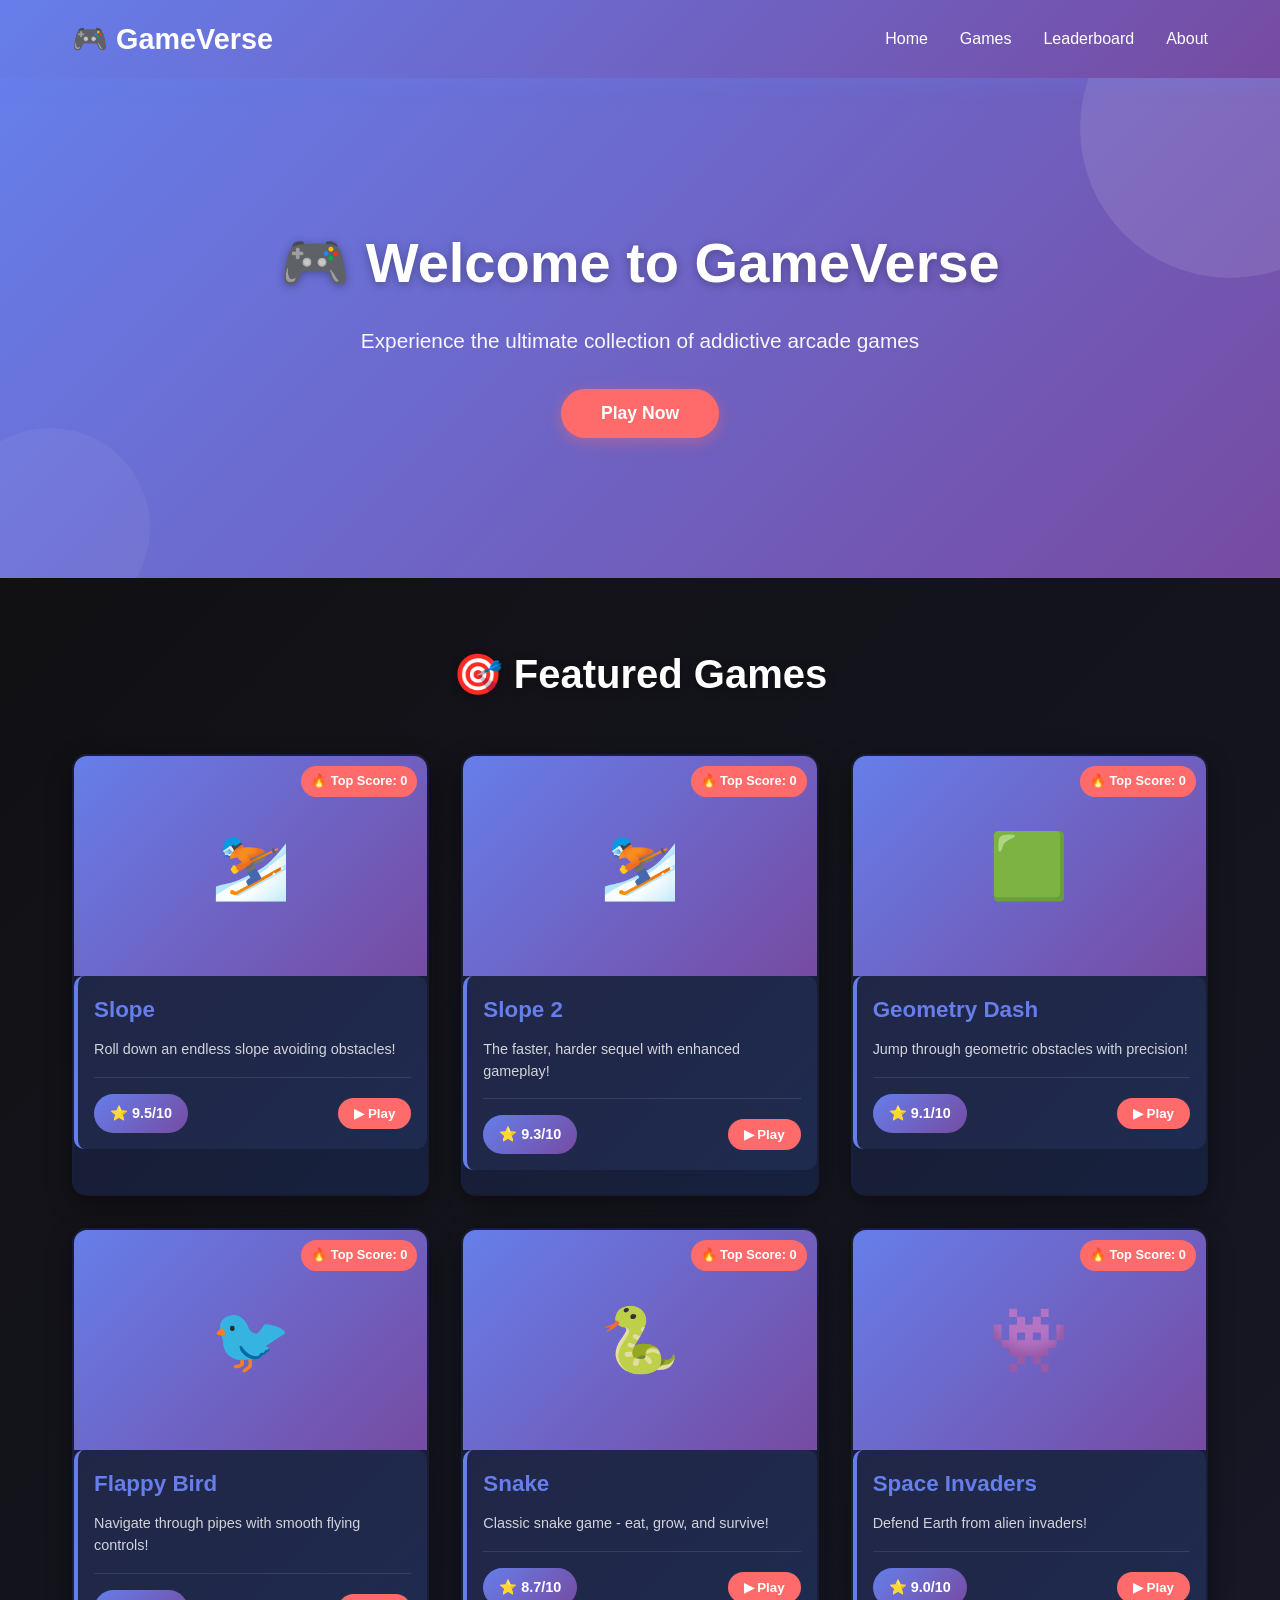
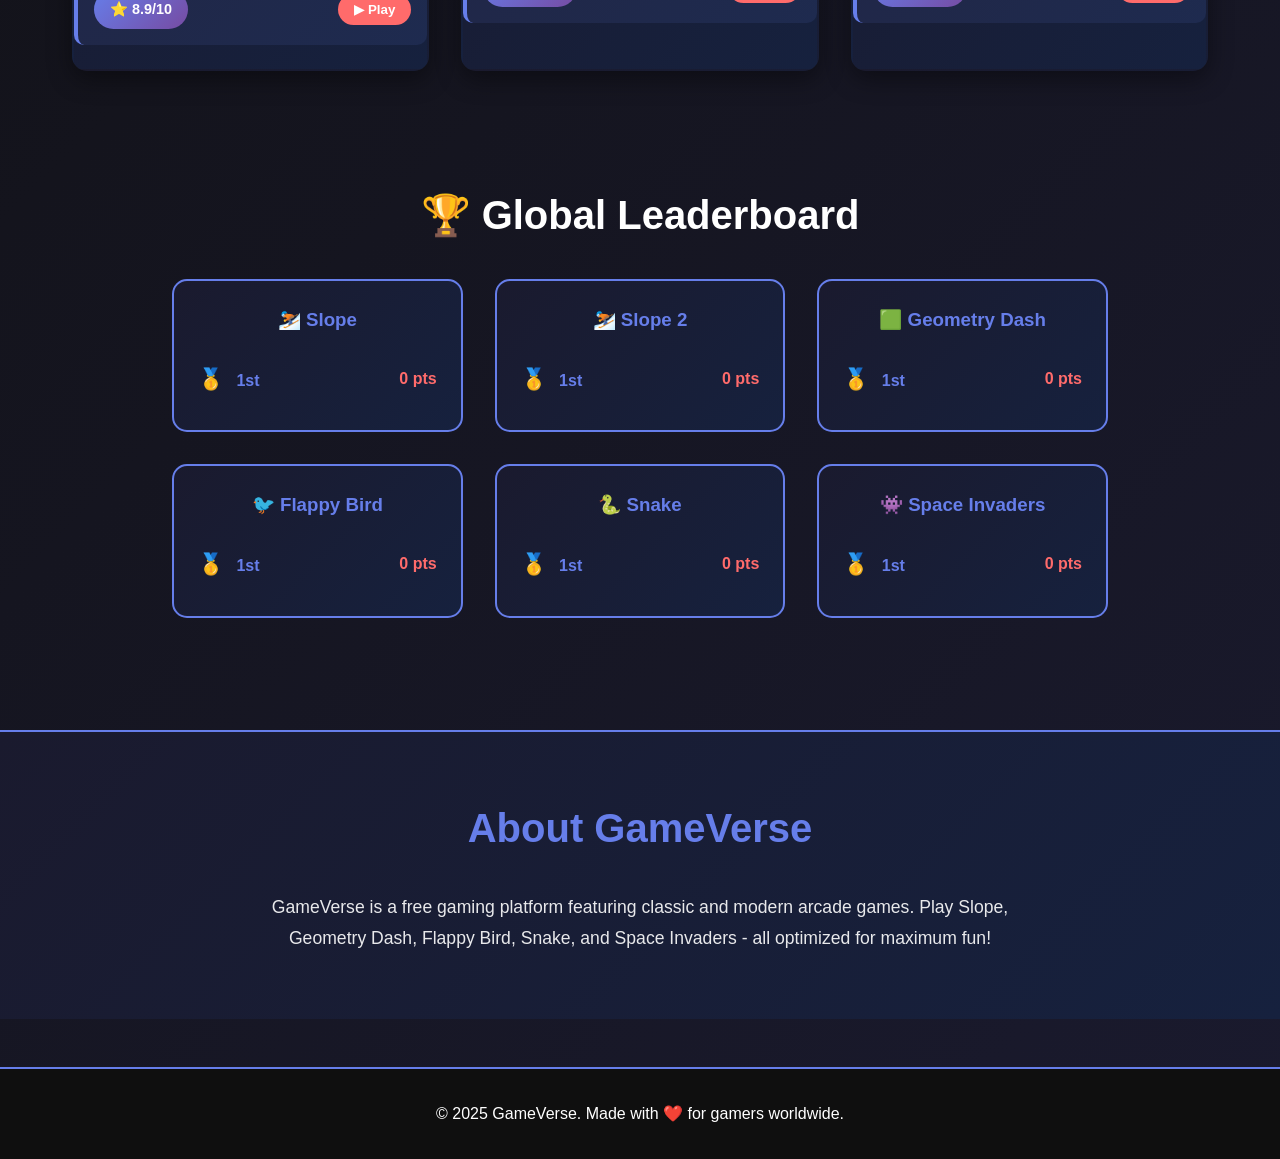
<file: index.html>
<!DOCTYPE html>
<html lang="en">
<head>
    <meta charset="UTF-8">
    <meta name="viewport" content="width=device-width, initial-scale=1.0">
    <title>GameVerse - Ultimate Gaming Platform</title>
    <link rel="stylesheet" href="styles.css">
</head>
<body>
    <!-- Navigation Bar -->
    <nav class="navbar">
        <div class="nav-container">
            <div class="logo">🎮 GameVerse</div>
            <ul class="nav-links">
                <li><a href="#home">Home</a></li>
                <li><a href="#games">Games</a></li>
                <li><a href="#leaderboard">Leaderboard</a></li>
                <li><a href="#about">About</a></li>
            </ul>
        </div>
    </nav>

    <!-- Hero Section -->
    <section id="home" class="hero">
        <div class="hero-content">
            <h1>🎮 Welcome to GameVerse</h1>
            <p>Experience the ultimate collection of addictive arcade games</p>
            <button class="cta-button" onclick="document.getElementById('games').scrollIntoView({behavior: 'smooth'})">Play Now</button>
        </div>
    </section>

    <!-- Games Library Section -->
    <section id="games" class="games-section">
        <h2>🎯 Featured Games</h2>
        <div class="games-container" id="gamesContainer">
            <!-- Games will be populated by JavaScript -->
        </div>
    </section>

    <!-- Game Modal -->
    <div id="gameModal" class="modal hidden">
        <div class="modal-content">
            <span class="close">&times;</span>
            <div class="game-view">
                <div class="game-header">
                    <h2 id="modalGameTitle"></h2>
                    <div class="game-stats">
                        <span id="scoreDisplay">Score: 0</span>
                        <span id="highScoreDisplay">Best: 0</span>
                        <span id="livesDisplay" class="hidden">Lives: 3</span>
                    </div>
                </div>
                <div id="gameCanvas" class="game-canvas-container">
                    <!-- Game will be embedded here -->
                </div>
                <div class="game-info" id="gameInfo"></div>
                <div class="game-controls">
                    <button id="playBtn" class="play-btn">▶ Start Game</button>
                    <button id="pauseBtn" class="pause-btn hidden">⏸ Pause</button>
                    <button id="resetBtn" class="reset-btn">🔄 Reset</button>
                </div>
            </div>
        </div>
    </div>

    <!-- Leaderboard Section -->
    <section id="leaderboard" class="leaderboard-section">
        <h2>🏆 Global Leaderboard</h2>
        <div class="leaderboard-container" id="leaderboardContainer">
            <!-- Leaderboard will be populated -->
        </div>
    </section>

    <!-- About Section -->
    <section id="about" class="about-section">
        <h2>About GameVerse</h2>
        <p>GameVerse is a free gaming platform featuring classic and modern arcade games. Play Slope, Geometry Dash, Flappy Bird, Snake, and Space Invaders - all optimized for maximum fun!</p>
    </section>

    <!-- Footer -->
    <footer class="footer">
        <p>&copy; 2025 GameVerse. Made with ❤️ for gamers worldwide.</p>
    </footer>

    <script src="script.js"></script>
</body>
</html>
</file>
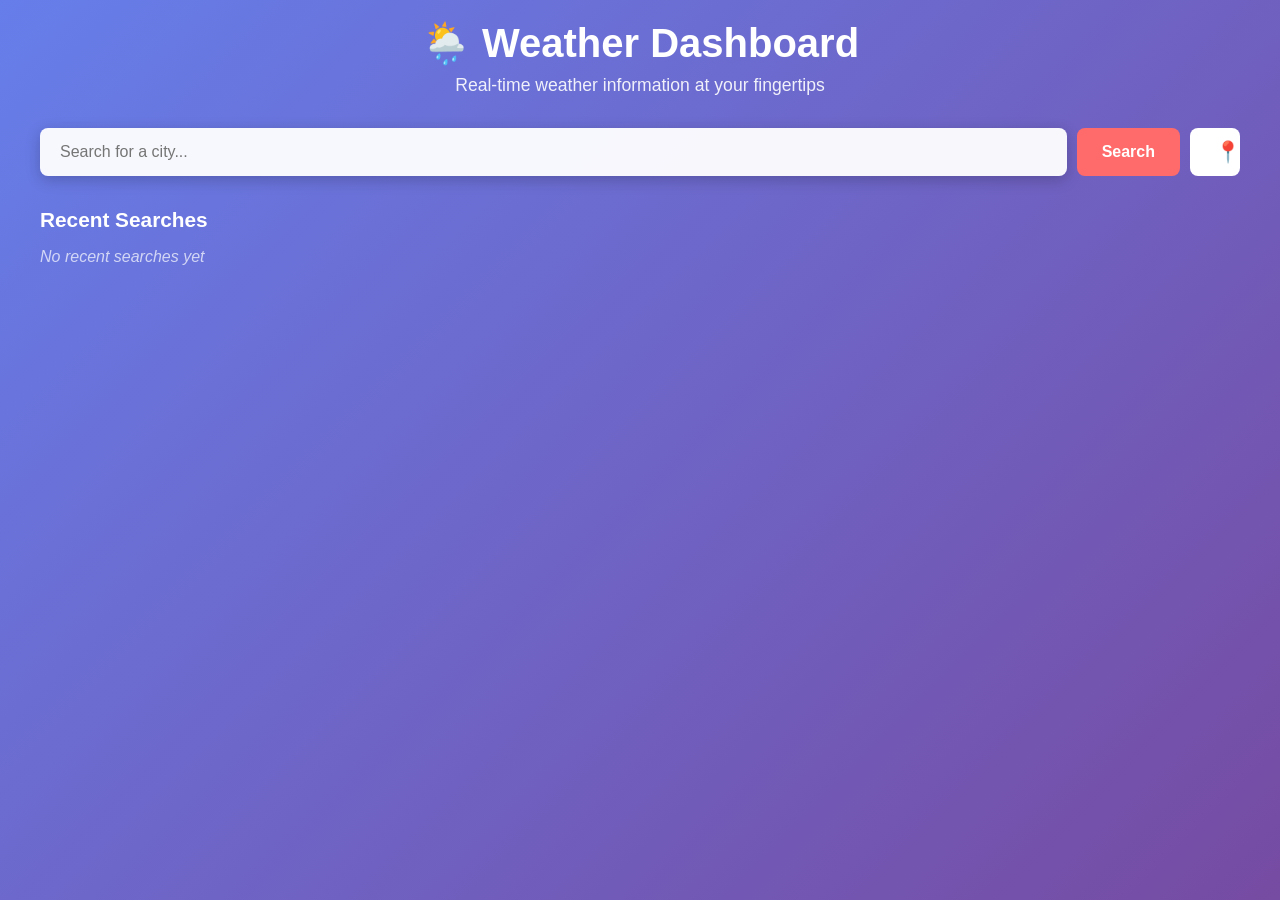
<file: weather-dashboard.html>
<!DOCTYPE html>
<html lang="en">
<head>
    <meta charset="UTF-8">
    <meta name="viewport" content="width=device-width, initial-scale=1.0">
    <title>Weather Dashboard</title>
    <link rel="stylesheet" href="weather-styles.css">
</head>
<body>
    <div class="container">
        <!-- Header -->
        <header class="header">
            <h1>🌦️ Weather Dashboard</h1>
            <p>Real-time weather information at your fingertips</p>
        </header>

        <!-- Search Section -->
        <div class="search-section">
            <input 
                type="text" 
                id="searchInput" 
                class="search-input" 
                placeholder="Search for a city..."
            >
            <button id="searchBtn" class="search-btn">Search</button>
            <button id="locationBtn" class="location-btn" title="Use my location">📍</button>
        </div>

        <!-- Loading Indicator -->
        <div id="loading" class="loading hidden">
            <div class="spinner"></div>
            <p>Loading weather data...</p>
        </div>

        <!-- Error Message -->
        <div id="error" class="error hidden"></div>

        <!-- Current Weather Section -->
        <section id="currentWeather" class="current-weather hidden">
            <div class="weather-card">
                <div class="location-info">
                    <h2 id="cityName"></h2>
                    <p id="coordinates"></p>
                </div>
                <div class="weather-main">
                    <div class="temperature-section">
                        <div id="temperature" class="temperature"></div>
                        <div id="condition" class="condition"></div>
                    </div>
                    <div id="weatherIcon" class="weather-icon"></div>
                </div>
                <div class="weather-details">
                    <div class="detail-item">
                        <span class="detail-label">Feels Like</span>
                        <span id="feelsLike" class="detail-value"></span>
                    </div>
                    <div class="detail-item">
                        <span class="detail-label">Humidity</span>
                        <span id="humidity" class="detail-value"></span>
                    </div>
                    <div class="detail-item">
                        <span class="detail-label">Wind Speed</span>
                        <span id="windSpeed" class="detail-value"></span>
                    </div>
                    <div class="detail-item">
                        <span class="detail-label">Pressure</span>
                        <span id="pressure" class="detail-value"></span>
                    </div>
                    <div class="detail-item">
                        <span class="detail-label">Visibility</span>
                        <span id="visibility" class="detail-value"></span>
                    </div>
                    <div class="detail-item">
                        <span class="detail-label">UV Index</span>
                        <span id="uvIndex" class="detail-value"></span>
                    </div>
                </div>
            </div>
        </section>

        <!-- 7-Day Forecast Section -->
        <section id="forecastSection" class="forecast-section hidden">
            <h3>7-Day Forecast</h3>
            <div id="forecastContainer" class="forecast-container">
                <!-- Forecast cards will be populated by JavaScript -->
            </div>
        </section>

        <!-- Hourly Forecast Section -->
        <section id="hourlySection" class="hourly-section hidden">
            <h3>24-Hour Forecast</h3>
            <div id="hourlyContainer" class="hourly-container">
                <!-- Hourly cards will be populated by JavaScript -->
            </div>
        </section>

        <!-- Recent Searches -->
        <section class="recent-searches">
            <h3>Recent Searches</h3>
            <div id="recentSearches" class="recent-searches-list">
                <p class="no-searches">No recent searches yet</p>
            </div>
        </section>
    </div>

    <script src="weather-script.js"></script>
</body>
</html>
</file>
<file: styles.css>
* {
    margin: 0;
    padding: 0;
    box-sizing: border-box;
}

html {
    scroll-behavior: smooth;
}

body {
    font-family: 'Segoe UI', Tahoma, Geneva, Verdana, sans-serif;
    line-height: 1.6;
    color: #333;
    background: linear-gradient(135deg, #0f0f0f 0%, #1a1a2e 100%);
    overflow-x: hidden;
}

/* Navigation Bar */
.navbar {
    background: linear-gradient(135deg, #667eea 0%, #764ba2 100%);
    padding: 1rem 0;
    position: sticky;
    top: 0;
    z-index: 100;
    box-shadow: 0 4px 20px rgba(102, 126, 234, 0.3);
}

.nav-container {
    max-width: 1200px;
    margin: 0 auto;
    padding: 0 2rem;
    display: flex;
    justify-content: space-between;
    align-items: center;
}

.logo {
    font-size: 1.8rem;
    font-weight: bold;
    color: white;
    cursor: pointer;
    transition: transform 0.3s;
}

.logo:hover {
    transform: scale(1.05);
}

.nav-links {
    display: flex;
    list-style: none;
    gap: 2rem;
}

.nav-links a {
    color: white;
    text-decoration: none;
    font-weight: 500;
    transition: all 0.3s;
    position: relative;
}

.nav-links a:hover {
    opacity: 0.8;
}

.nav-links a::after {
    content: '';
    position: absolute;
    bottom: -5px;
    left: 0;
    width: 0;
    height: 2px;
    background-color: white;
    transition: width 0.3s;
}

.nav-links a:hover::after {
    width: 100%;
}

/* Hero Section */
.hero {
    background: linear-gradient(135deg, #667eea 0%, #764ba2 100%);
    color: white;
    padding: 120px 2rem;
    text-align: center;
    min-height: 500px;
    display: flex;
    align-items: center;
    justify-content: center;
    position: relative;
    overflow: hidden;
}

.hero::before {
    content: '';
    position: absolute;
    width: 300px;
    height: 300px;
    background: rgba(255, 255, 255, 0.1);
    border-radius: 50%;
    top: -100px;
    right: -100px;
    animation: float 6s ease-in-out infinite;
}

.hero::after {
    content: '';
    position: absolute;
    width: 200px;
    height: 200px;
    background: rgba(255, 255, 255, 0.05);
    border-radius: 50%;
    bottom: -50px;
    left: -50px;
    animation: float 8s ease-in-out infinite reverse;
}

@keyframes float {
    0%, 100% { transform: translateY(0px); }
    50% { transform: translateY(30px); }
}

.hero-content {
    position: relative;
    z-index: 2;
    animation: fadeInDown 1s ease;
}

.hero-content h1 {
    font-size: 3.5rem;
    margin-bottom: 1rem;
    text-shadow: 0 2px 10px rgba(0, 0, 0, 0.3);
}

.hero-content p {
    font-size: 1.3rem;
    margin-bottom: 2rem;
    opacity: 0.95;
}

.cta-button {
    background-color: #ff6b6b;
    color: white;
    border: none;
    padding: 14px 40px;
    font-size: 1.1rem;
    border-radius: 50px;
    cursor: pointer;
    transition: all 0.3s;
    font-weight: 600;
    box-shadow: 0 4px 15px rgba(255, 107, 107, 0.4);
}

.cta-button:hover {
    transform: translateY(-3px);
    box-shadow: 0 8px 25px rgba(255, 107, 107, 0.6);
    background-color: #ff5252;
}

.cta-button:active {
    transform: translateY(-1px);
}

/* Games Section */
.games-section {
    max-width: 1200px;
    margin: 4rem auto;
    padding: 0 2rem;
}

.games-section h2 {
    text-align: center;
    font-size: 2.5rem;
    color: white;
    margin-bottom: 3rem;
    text-shadow: 0 2px 10px rgba(0, 0, 0, 0.3);
}

.games-container {
    display: grid;
    grid-template-columns: repeat(auto-fit, minmax(280px, 1fr));
    gap: 2rem;
}

.game-card {
    background: linear-gradient(135deg, #1a1a2e 0%, #16213e 100%);
    border-radius: 15px;
    overflow: hidden;
    transition: all 0.3s ease;
    cursor: pointer;
    border: 2px solid transparent;
    box-shadow: 0 8px 25px rgba(0, 0, 0, 0.4);
    position: relative;
}

.game-card:hover {
    transform: translateY(-12px);
    box-shadow: 0 15px 40px rgba(102, 126, 234, 0.5);
    border-color: #667eea;
}

.game-image {
    width: 100%;
    height: 220px;
    background: linear-gradient(135deg, #667eea 0%, #764ba2 100%);
    display: flex;
    align-items: center;
    justify-content: center;
    font-size: 4rem;
    position: relative;
    overflow: hidden;
}

.game-image::before {
    content: '';
    position: absolute;
    width: 100%;
    height: 100%;
    background: linear-gradient(45deg, transparent 30%, rgba(255, 255, 255, 0.1) 50%, transparent 70%);
    transform: translateX(-100%);
    animation: shine 3s infinite;
}

@keyframes shine {
    0% { transform: translateX(-100%); }
    100% { transform: translateX(100%); }
}

.game-badge {
    position: absolute;
    top: 10px;
    right: 10px;
    background: #ff6b6b;
    color: white;
    padding: 5px 10px;
    border-radius: 20px;
    font-size: 0.8rem;
    font-weight: bold;
}

.game-info {
    padding: 1.5rem;
    color: white;
}

.game-info h3 {
    margin-bottom: 0.7rem;
    font-size: 1.4rem;
    color: #667eea;
}

.game-info p {
    font-size: 0.9rem;
    opacity: 0.8;
    margin-bottom: 1rem;
    line-height: 1.5;
}

.game-meta {
    display: flex;
    justify-content: space-between;
    align-items: center;
    margin-top: 1rem;
    padding-top: 1rem;
    border-top: 1px solid rgba(255, 255, 255, 0.1);
}

.game-rating {
    background: linear-gradient(135deg, #667eea 0%, #764ba2 100%);
    padding: 0.5rem 1rem;
    border-radius: 20px;
    font-weight: bold;
    font-size: 0.9rem;
}

.play-btn-small {
    background: #ff6b6b;
    color: white;
    border: none;
    padding: 0.5rem 1rem;
    border-radius: 20px;
    cursor: pointer;
    font-weight: 600;
    transition: all 0.3s;
}

.play-btn-small:hover {
    background: #ff5252;
    transform: scale(1.05);
}

/* Modal */
.modal {
    display: flex;
    position: fixed;
    z-index: 1000;
    left: 0;
    top: 0;
    width: 100%;
    height: 100%;
    background-color: rgba(0, 0, 0, 0.9);
    align-items: center;
    justify-content: center;
    padding: 20px;
    backdrop-filter: blur(5px);
}

.modal.hidden {
    display: none;
}

.modal-content {
    background: linear-gradient(135deg, #1a1a2e 0%, #16213e 100%);
    border-radius: 20px;
    padding: 2rem;
    width: 100%;
    max-width: 900px;
    max-height: 90vh;
    overflow-y: auto;
    position: relative;
    animation: slideIn 0.3s ease;
    border: 2px solid #667eea;
}

.close {
    position: absolute;
    right: 20px;
    top: 20px;
    font-size: 2rem;
    cursor: pointer;
    color: white;
    transition: all 0.3s;
    background: rgba(255, 107, 107, 0.2);
    width: 45px;
    height: 45px;
    border-radius: 50%;
    display: flex;
    align-items: center;
    justify-content: center;
    border: 2px solid #ff6b6b;
}

.close:hover {
    background: rgba(255, 107, 107, 0.4);
    transform: rotate(90deg);
}

.game-view {
    color: white;
}

.game-header {
    text-align: center;
    margin-bottom: 2rem;
    padding-bottom: 1.5rem;
    border-bottom: 2px solid #667eea;
}

.game-header h2 {
    font-size: 2.2rem;
    margin-bottom: 1rem;
    background: linear-gradient(135deg, #667eea 0%, #764ba2 100%);
    -webkit-background-clip: text;
    -webkit-text-fill-color: transparent;
    background-clip: text;
}

.game-stats {
    display: flex;
    justify-content: center;
    gap: 2rem;
    flex-wrap: wrap;
    font-size: 1.1rem;
}

.game-stats span {
    background: rgba(102, 126, 234, 0.2);
    padding: 0.7rem 1.5rem;
    border-radius: 20px;
    border: 1px solid #667eea;
    font-weight: 600;
}

.game-stats span.hidden {
    display: none;
}

.game-canvas-container {
    background-color: #000;
    border-radius: 10px;
    overflow: hidden;
    margin-bottom: 2rem;
    display: flex;
    align-items: center;
    justify-content: center;
    min-height: 450px;
    border: 2px solid #667eea;
    box-shadow: 0 0 20px rgba(102, 126, 234, 0.3);
}

canvas {
    display: block;
    background-color: #000;
    max-width: 100%;
    height: auto;
}

.game-info {
    background: rgba(102, 126, 234, 0.1);
    padding: 1rem;
    border-radius: 10px;
    margin-bottom: 1.5rem;
    border-left: 4px solid #667eea;
    font-size: 0.95rem;
    line-height: 1.6;
}

.game-controls {
    display: flex;
    gap: 1rem;
    justify-content: center;
    flex-wrap: wrap;
}

.play-btn,
.pause-btn,
.reset-btn {
    padding: 12px 30px;
    border: none;
    border-radius: 25px;
    font-size: 1rem;
    font-weight: 600;
    cursor: pointer;
    transition: all 0.3s;
    text-transform: uppercase;
    letter-spacing: 0.5px;
}

.play-btn {
    background: linear-gradient(135deg, #00d84f 0%, #00b83c 100%);
    color: white;
    box-shadow: 0 4px 15px rgba(0, 216, 79, 0.3);
}

.play-btn:hover:not(:disabled) {
    transform: translateY(-2px);
    box-shadow: 0 6px 20px rgba(0, 216, 79, 0.5);
}

.play-btn:disabled {
    opacity: 0.5;
    cursor: not-allowed;
}

.pause-btn {
    background: linear-gradient(135deg, #ffd93d 0%, #ffc700 100%);
    color: #333;
    box-shadow: 0 4px 15px rgba(255, 217, 61, 0.3);
}

.pause-btn:hover:not(.hidden) {
    transform: translateY(-2px);
    box-shadow: 0 6px 20px rgba(255, 217, 61, 0.5);
}

.pause-btn.hidden {
    display: none;
}

.reset-btn {
    background: linear-gradient(135deg, #ff6b6b 0%, #ff5252 100%);
    color: white;
    box-shadow: 0 4px 15px rgba(255, 107, 107, 0.3);
}

.reset-btn:hover {
    transform: translateY(-2px);
    box-shadow: 0 6px 20px rgba(255, 107, 107, 0.5);
}

/* Leaderboard Section */
.leaderboard-section {
    max-width: 1000px;
    margin: 4rem auto;
    padding: 3rem 2rem;
}

.leaderboard-section h2 {
    text-align: center;
    font-size: 2.5rem;
    color: white;
    margin-bottom: 2rem;
}

.leaderboard-container {
    display: grid;
    grid-template-columns: repeat(auto-fit, minmax(280px, 1fr));
    gap: 2rem;
}

.leaderboard-game {
    background: linear-gradient(135deg, #1a1a2e 0%, #16213e 100%);
    border-radius: 15px;
    padding: 1.5rem;
    border: 2px solid #667eea;
}

.leaderboard-game h3 {
    color: #667eea;
    margin-bottom: 1rem;
    text-align: center;
}

.leaderboard-entry {
    display: flex;
    justify-content: space-between;
    align-items: center;
    padding: 0.7rem 0;
    color: white;
    border-bottom: 1px solid rgba(255, 255, 255, 0.1);
}

.leaderboard-entry:last-child {
    border-bottom: none;
}

.leaderboard-rank {
    font-weight: bold;
    color: #667eea;
    min-width: 30px;
}

.leaderboard-score {
    font-weight: bold;
    color: #ff6b6b;
}

.medal {
    font-size: 1.3rem;
    margin-right: 0.5rem;
}

/* About Section */
.about-section {
    background: linear-gradient(135deg, #1a1a2e 0%, #16213e 100%);
    color: white;
    padding: 4rem 2rem;
    text-align: center;
    margin-top: 3rem;
    border-top: 2px solid #667eea;
}

.about-section h2 {
    font-size: 2.5rem;
    margin-bottom: 2rem;
    color: #667eea;
}

.about-section p {
    max-width: 800px;
    margin: 0 auto;
    font-size: 1.1rem;
    line-height: 1.8;
    opacity: 0.9;
}

/* Footer */
.footer {
    background-color: #0f0f0f;
    color: white;
    text-align: center;
    padding: 2rem;
    border-top: 2px solid #667eea;
    margin-top: 3rem;
}

/* Animations */
@keyframes fadeInDown {
    from {
        opacity: 0;
        transform: translateY(-30px);
    }
    to {
        opacity: 1;
        transform: translateY(0);
    }
}

@keyframes slideIn {
    from {
        opacity: 0;
        transform: scale(0.95);
    }
    to {
        opacity: 1;
        transform: scale(1);
    }
}

/* Responsive Design */
@media (max-width: 768px) {
    .hero-content h1 {
        font-size: 2rem;
    }

    .hero-content p {
        font-size: 1rem;
    }

    .nav-links {
        gap: 1rem;
        font-size: 0.9rem;
    }

    .games-container {
        grid-template-columns: 1fr;
    }

    .game-stats {
        gap: 1rem;
        font-size: 0.95rem;
    }

    .game-controls {
        flex-direction: column;
    }

    .play-btn,
    .pause-btn,
    .reset-btn {
        width: 100%;
    }

    .modal-content {
        padding: 1rem;
        max-width: 95vw;
    }
}

@media (max-width: 480px) {
    .hero-content h1 {
        font-size: 1.5rem;
    }

    .games-section h2 {
        font-size: 1.8rem;
    }

    .game-canvas-container {
        min-height: 300px;
    }
}
</file>
<file: weather-styles.css>
* {
    margin: 0;
    padding: 0;
    box-sizing: border-box;
}

body {
    font-family: 'Segoe UI', Tahoma, Geneva, Verdana, sans-serif;
    background: linear-gradient(135deg, #667eea 0%, #764ba2 100%);
    min-height: 100vh;
    padding: 20px;
}

.container {
    max-width: 1200px;
    margin: 0 auto;
}

/* Header */
.header {
    text-align: center;
    color: white;
    margin-bottom: 2rem;
    animation: fadeInDown 0.6s ease;
}

.header h1 {
    font-size: 2.5rem;
    margin-bottom: 0.5rem;
}

.header p {
    font-size: 1.1rem;
    opacity: 0.9;
}

/* Search Section */
.search-section {
    display: flex;
    gap: 10px;
    margin-bottom: 2rem;
    animation: fadeInUp 0.6s ease;
}

.search-input {
    flex: 1;
    padding: 12px 20px;
    border: none;
    border-radius: 8px;
    font-size: 1rem;
    background-color: rgba(255, 255, 255, 0.95);
    box-shadow: 0 4px 15px rgba(0, 0, 0, 0.2);
    transition: all 0.3s;
}

.search-input:focus {
    outline: none;
    box-shadow: 0 6px 20px rgba(0, 0, 0, 0.3);
}

.search-btn,
.location-btn {
    padding: 12px 25px;
    border: none;
    border-radius: 8px;
    font-size: 1rem;
    cursor: pointer;
    transition: all 0.3s;
    font-weight: 600;
}

.search-btn {
    background-color: #ff6b6b;
    color: white;
}

.search-btn:hover {
    background-color: #ff5252;
    transform: translateY(-2px);
    box-shadow: 0 4px 12px rgba(255, 107, 107, 0.4);
}

.location-btn {
    background-color: white;
    color: #667eea;
    font-size: 1.3rem;
    width: 50px;
}

.location-btn:hover {
    transform: scale(1.05);
    box-shadow: 0 4px 12px rgba(0, 0, 0, 0.2);
}

/* Loading Spinner */
.loading {
    display: flex;
    flex-direction: column;
    align-items: center;
    justify-content: center;
    padding: 3rem;
    color: white;
}

.loading.hidden {
    display: none;
}

.spinner {
    border: 4px solid rgba(255, 255, 255, 0.3);
    border-top: 4px solid white;
    border-radius: 50%;
    width: 40px;
    height: 40px;
    animation: spin 1s linear infinite;
    margin-bottom: 1rem;
}

@keyframes spin {
    to {
        transform: rotate(360deg);
    }
}

/* Error Message */
.error {
    background-color: #ff6b6b;
    color: white;
    padding: 1rem;
    border-radius: 8px;
    margin-bottom: 1rem;
    animation: slideIn 0.3s ease;
}

.error.hidden {
    display: none;
}

/* Current Weather Card */
.current-weather {
    margin-bottom: 2rem;
    animation: fadeInUp 0.6s ease;
}

.current-weather.hidden {
    display: none;
}

.weather-card {
    background: rgba(255, 255, 255, 0.95);
    border-radius: 15px;
    padding: 2rem;
    box-shadow: 0 10px 40px rgba(0, 0, 0, 0.2);
}

.location-info {
    margin-bottom: 1.5rem;
}

.location-info h2 {
    font-size: 2rem;
    color: #333;
    margin-bottom: 0.5rem;
}

.location-info p {
    color: #666;
    font-size: 0.9rem;
}

.weather-main {
    display: flex;
    justify-content: space-between;
    align-items: center;
    margin-bottom: 2rem;
    padding: 2rem 0;
    border-top: 2px solid #eee;
    border-bottom: 2px solid #eee;
}

.temperature-section {
    flex: 1;
}

.temperature {
    font-size: 4rem;
    font-weight: bold;
    color: #667eea;
    line-height: 1;
}

.condition {
    font-size: 1.3rem;
    color: #666;
    margin-top: 0.5rem;
}

.weather-icon {
    font-size: 6rem;
    text-align: center;
}

.weather-details {
    display: grid;
    grid-template-columns: repeat(auto-fit, minmax(150px, 1fr));
    gap: 1rem;
}

.detail-item {
    background: linear-gradient(135deg, #f5f7fa 0%, #c3cfe2 100%);
    padding: 1rem;
    border-radius: 8px;
    text-align: center;
}

.detail-label {
    display: block;
    color: #666;
    font-size: 0.85rem;
    margin-bottom: 0.5rem;
    font-weight: 600;
}

.detail-value {
    display: block;
    color: #333;
    font-size: 1.3rem;
    font-weight: bold;
}

/* Forecast Section */
.forecast-section,
.hourly-section {
    margin-bottom: 2rem;
}

.forecast-section.hidden,
.hourly-section.hidden {
    display: none;
}

.forecast-section h3,
.hourly-section h3 {
    color: white;
    font-size: 1.5rem;
    margin-bottom: 1rem;
}

.forecast-container,
.hourly-container {
    display: grid;
    grid-template-columns: repeat(auto-fit, minmax(140px, 1fr));
    gap: 1rem;
    animation: fadeInUp 0.6s ease;
}

.forecast-card,
.hourly-card {
    background: rgba(255, 255, 255, 0.95);
    border-radius: 10px;
    padding: 1rem;
    text-align: center;
    box-shadow: 0 4px 15px rgba(0, 0, 0, 0.1);
    transition: all 0.3s;
}

.forecast-card:hover,
.hourly-card:hover {
    transform: translateY(-5px);
    box-shadow: 0 8px 25px rgba(0, 0, 0, 0.2);
}

.forecast-date,
.hourly-time {
    font-weight: 600;
    color: #333;
    margin-bottom: 0.5rem;
    font-size: 0.9rem;
}

.forecast-icon,
.hourly-icon {
    font-size: 2.5rem;
    margin: 0.5rem 0;
}

.forecast-temp,
.hourly-temp {
    color: #667eea;
    font-weight: bold;
    font-size: 1.2rem;
    margin-bottom: 0.5rem;
}

.forecast-condition,
.hourly-condition {
    color: #666;
    font-size: 0.8rem;
}

/* Recent Searches */
.recent-searches {
    animation: fadeInUp 0.8s ease;
}

.recent-searches h3 {
    color: white;
    font-size: 1.3rem;
    margin-bottom: 1rem;
}

.recent-searches-list {
    display: flex;
    flex-wrap: wrap;
    gap: 10px;
}

.recent-search-btn {
    background-color: rgba(255, 255, 255, 0.9);
    border: none;
    padding: 10px 15px;
    border-radius: 20px;
    cursor: pointer;
    font-size: 0.95rem;
    transition: all 0.3s;
    color: #667eea;
    font-weight: 600;
}

.recent-search-btn:hover {
    background-color: white;
    transform: scale(1.05);
    box-shadow: 0 4px 12px rgba(0, 0, 0, 0.2);
}

.no-searches {
    color: rgba(255, 255, 255, 0.7);
    font-style: italic;
}

/* Animations */
@keyframes fadeInDown {
    from {
        opacity: 0;
        transform: translateY(-30px);
    }
    to {
        opacity: 1;
        transform: translateY(0);
    }
}

@keyframes fadeInUp {
    from {
        opacity: 0;
        transform: translateY(30px);
    }
    to {
        opacity: 1;
        transform: translateY(0);
    }
}

@keyframes slideIn {
    from {
        opacity: 0;
        transform: translateX(-20px);
    }
    to {
        opacity: 1;
        transform: translateX(0);
    }
}

/* Responsive Design */
@media (max-width: 768px) {
    .header h1 {
        font-size: 1.8rem;
    }

    .search-section {
        flex-direction: column;
    }

    .search-btn,
    .location-btn {
        width: 100%;
    }

    .weather-main {
        flex-direction: column;
        text-align: center;
    }

    .temperature {
        font-size: 3rem;
    }

    .weather-details {
        grid-template-columns: repeat(2, 1fr);
    }

    .forecast-container,
    .hourly-container {
        grid-template-columns: repeat(2, 1fr);
    }
}

@media (max-width: 480px) {
    .weather-details {
        grid-template-columns: 1fr;
    }

    .forecast-container,
    .hourly-container {
        grid-template-columns: 1fr;
    }

    .temperature {
        font-size: 2.5rem;
    }
}
</file>
